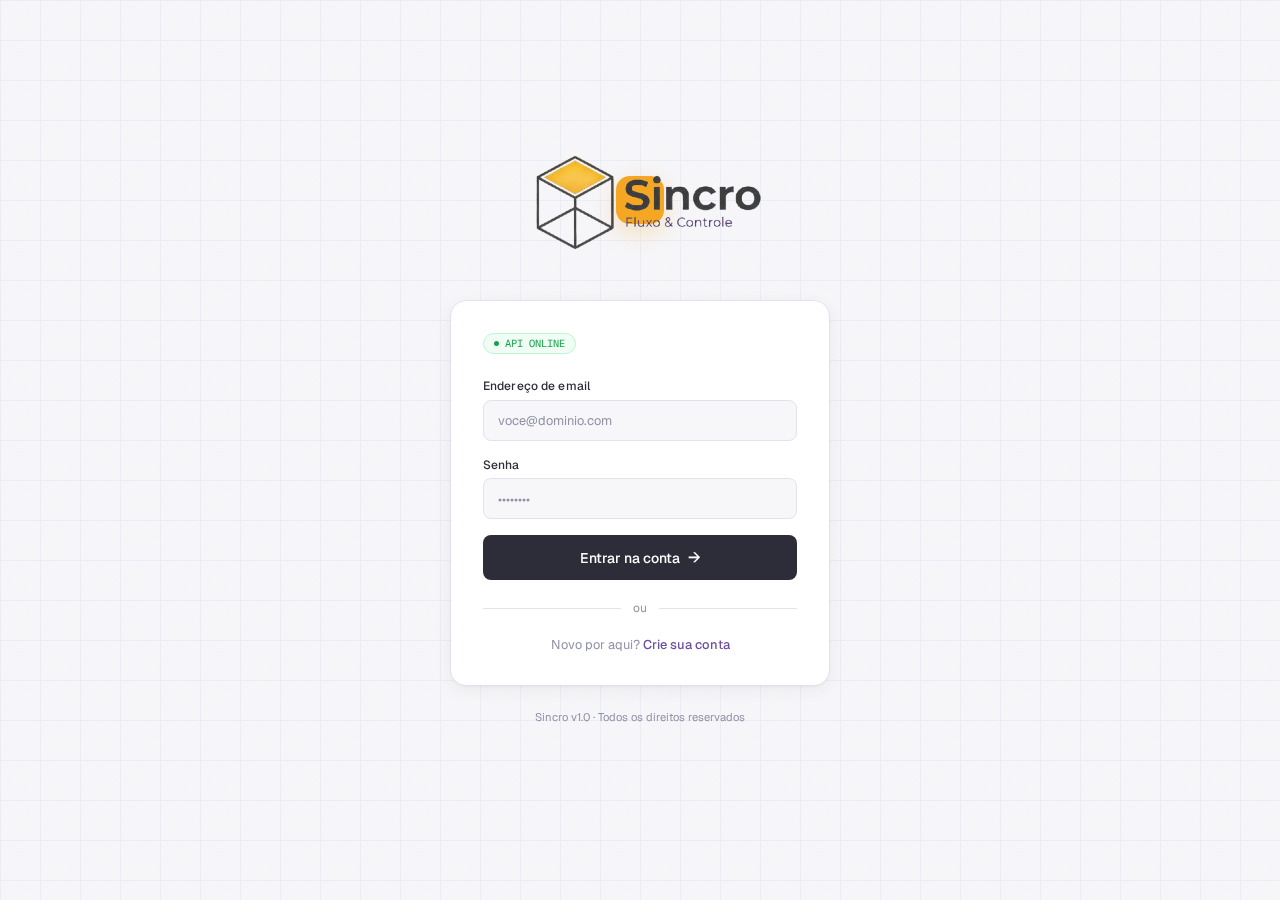
<file: frontend/index.html>
<!DOCTYPE html>
<html lang="pt-BR">

<head>
    <meta charset="UTF-8">
    <meta name="viewport" content="width=device-width, initial-scale=1.0">
    <title>Login | Sincro</title>
    <link rel="icon" type="image/png" href="./img/logoSincro.png">
    <link rel="preconnect" href="https://fonts.googleapis.com">
    <link rel="preconnect" href="https://fonts.gstatic.com" crossorigin>
    <link rel="stylesheet" href="./css/style.css">
</head>

<body>
    <div class="wrapper">
        <div class="header-area">
            <div class="logo-mark"><img src="./img/logoSincro.png" alt=""></div>
        </div>

        <div class="card">
            <div class="api-row">
                <div class="dot"></div>
                API ONLINE
            </div>

            <form id="login-form">
                <div class="form-group">
                    <label for="login-email">Endereço de email</label>
                    <input type="email" id="login-email" placeholder="voce@dominio.com" required>
                </div>
                <div class="form-group">
                    <label for="login-password">Senha</label>
                    <input type="password" id="login-password" placeholder="••••••••" required>
                </div>
                <button type="submit" class="btn-primary">
                    Entrar na conta
                    <span class="btn-arrow">→</span>
                </button>
            </form>

            <div class="divider">ou</div>

            <p class="register-link">
                Novo por aqui? <a href="register.html">Crie sua conta</a>
            </p>
        </div>

        <p class="footer-note">Sincro v1.0 · Todos os direitos reservados</p>
    </div>

    <div id="toast-container"></div>
    <script type="module" src="./js/auth.js"></script>
</body>

</html>
</file>
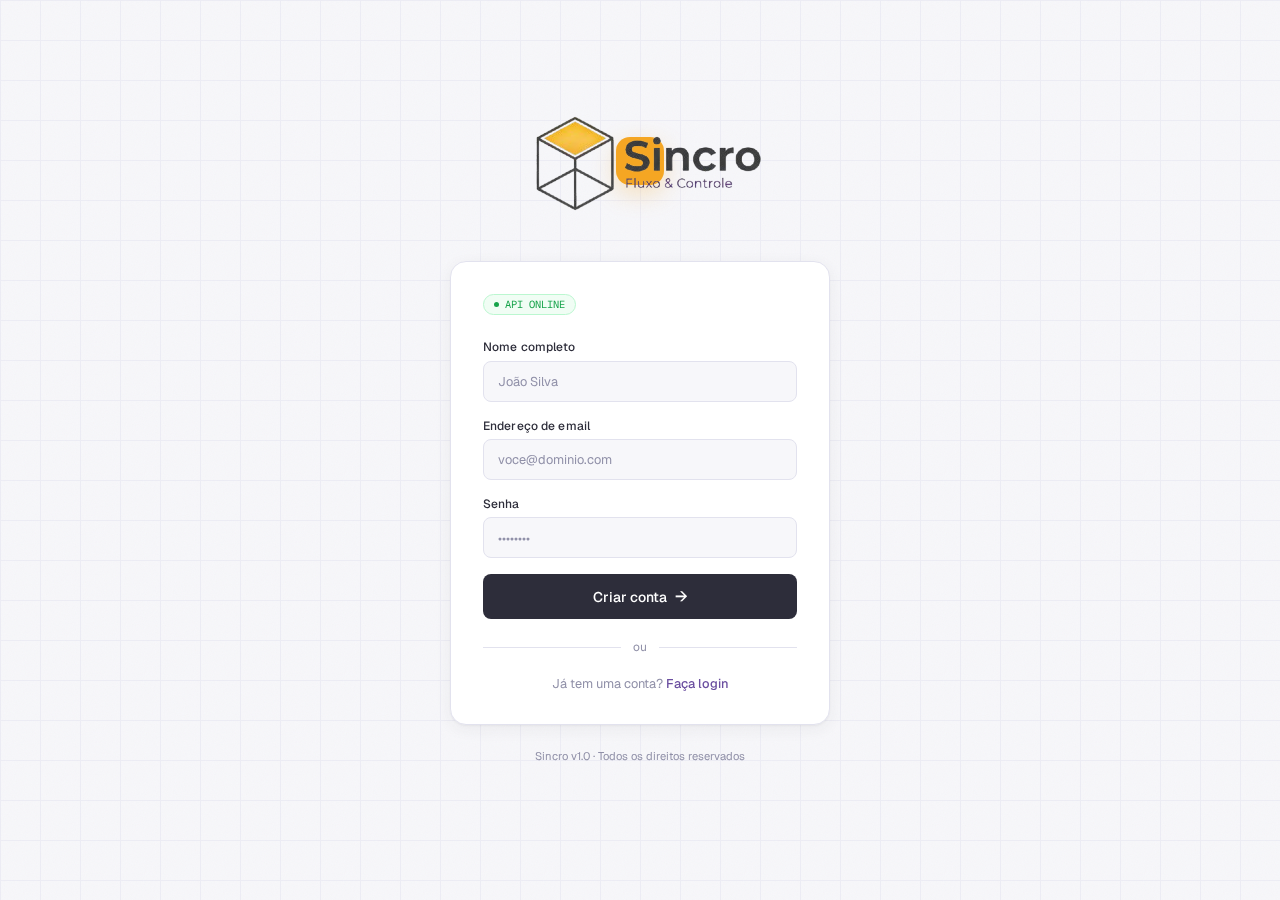
<file: frontend/register.html>
<!DOCTYPE html>
<html lang="pt-BR">
<head>
    <meta charset="UTF-8">
    <meta name="viewport" content="width=device-width, initial-scale=1.0">
    <title>Registrar | Sincro</title>
    <link rel="icon" type="image/png" href="./img/logoSincro.png">
    <link rel="preconnect" href="https://fonts.googleapis.com">
    <link rel="preconnect" href="https://fonts.gstatic.com" crossorigin>
    <link rel="stylesheet" href="./css/style.css">
</head>
<body>
    <div class="wrapper">
        <div class="header-area">
            <div class="logo-mark"><img src="./img/logoSincro.png" alt=""></div>
        </div>

        <div class="card">
            <div class="api-row">
                <div class="dot"></div>
                API ONLINE
            </div>

            <form id="register-form">
                <div class="form-group">
                    <label for="register-name">Nome completo</label>
                    <input type="text" id="register-name" placeholder="João Silva" required>
                </div>
                <div class="form-group">
                    <label for="register-email">Endereço de email</label>
                    <input type="email" id="register-email" placeholder="voce@dominio.com" required>
                </div>
                <div class="form-group">
                    <label for="register-password">Senha</label>
                    <input type="password" id="register-password" placeholder="••••••••" required>
                </div>
                <button type="submit" id="register-btn" class="btn-primary">
                    Criar conta
                    <span class="btn-arrow">→</span>
                </button>
            </form>

            <div class="divider">ou</div>

            <p class="register-link">
                Já tem uma conta? <a href="index.html">Faça login</a>
            </p>
        </div>

        <p class="footer-note">Sincro v1.0 · Todos os direitos reservados</p>
    </div>

    <div id="toast-container"></div>
    <script type="module" src="./js/auth.js"></script>
</body>
</html>
</file>
<file: frontend/css/style.css>
/* ============================================================
   Sincro — style.css
   ============================================================ */

@import url('https://fonts.googleapis.com/css2?family=Fraunces:ital,wght@0,300;0,400;1,300&family=Geist+Mono:wght@400;500&family=Geist:wght@300;400;500&display=swap');

/* ------------------------------------------------------------
   Reset & Variables
   ------------------------------------------------------------ */
*, *::before, *::after {
    box-sizing: border-box;
    margin: 0;
    padding: 0;
}

:root {
    --bg: #f7f7fa;
    --card: #ffffff;
    --text: #2d2d3a;
    --muted: #9090a8;
    --border: #e2e2ee;
    --accent: #f5a623;
    --accent-faint: #fffbf0;
    --accent-shadow: rgba(245, 166, 35, 0.28);
    --secondary: #6b4fa0;
    --secondary-faint: #f3f0fa;
    --online: #16a34a;
}

/* ------------------------------------------------------------
   Body & Background Effects
   ------------------------------------------------------------ */
body {
    font-family: 'Geist', sans-serif;
    background: var(--bg);
    color: var(--text);
    min-height: 100vh;
    display: flex;
    flex-direction: column;
    align-items: center;
    justify-content: center;
    padding: 2rem;
    position: relative;
}

/* noise texture */
body::before {
    content: '';
    position: fixed;
    inset: 0;
    background-image: url("data:image/svg+xml,%3Csvg viewBox='0 0 200 200' xmlns='http://www.w3.org/2000/svg'%3E%3Cfilter id='n'%3E%3CfeTurbulence type='fractalNoise' baseFrequency='0.9' numOctaves='4' stitchTiles='stitch'/%3E%3C/filter%3E%3Crect width='100%25' height='100%25' filter='url(%23n)' opacity='0.035'/%3E%3C/svg%3E");
    background-size: 200px 200px;
    pointer-events: none;
    z-index: 0;
}

/* subtle grid */
body::after {
    content: '';
    position: fixed;
    inset: 0;
    background-image:
        linear-gradient(var(--border) 1px, transparent 1px),
        linear-gradient(90deg, var(--border) 1px, transparent 1px);
    background-size: 40px 40px;
    opacity: 0.5;
    pointer-events: none;
    z-index: 0;
}

/* ------------------------------------------------------------
   Layout
   ------------------------------------------------------------ */
.wrapper {
    position: relative;
    z-index: 1;
    width: 100%;
    max-width: 380px;
    animation: appear 0.5s cubic-bezier(0.16, 1, 0.3, 1) both;
}

@keyframes appear {
    from { opacity: 0; transform: translateY(20px) scale(0.98); }
    to   { opacity: 1; transform: translateY(0) scale(1); }
}

/* ------------------------------------------------------------
   Header Area
   ------------------------------------------------------------ */
.header-area {
    text-align: center;
    margin-bottom: 2rem;
}

.logo-mark {
    display: inline-flex;
    align-items: center;
    justify-content: center;
    width: 48px;
    height: 48px;
    background: var(--accent);
    border-radius: 14px;
    font-size: 1.4rem;
    margin-bottom: 1rem;
    box-shadow: 0 8px 24px var(--accent-shadow);
}

h1 {
    font-family: 'Fraunces', serif;
    font-size: 2rem;
    font-weight: 300;
    letter-spacing: -0.02em;
    color: var(--text);
    margin-bottom: 0.3rem;
}

h1 em {
    font-style: italic;
    color: var(--secondary);
}

.subtitle {
    font-size: 0.85rem;
    color: var(--muted);
}

/* ------------------------------------------------------------
   Card
   ------------------------------------------------------------ */
.card {
    background: var(--card);
    border: 1px solid var(--border);
    border-radius: 16px;
    padding: 2rem;
    box-shadow:
        0 1px 2px rgba(0, 0, 0, 0.04),
        0 4px 16px rgba(45, 45, 58, 0.06);
}

/* ------------------------------------------------------------
   API Status Badge
   ------------------------------------------------------------ */
.api-row {
    display: flex;
    align-items: center;
    gap: 0.4rem;
    font-family: 'Geist Mono', monospace;
    font-size: 0.65rem;
    color: var(--online);
    background: #f0fdf4;
    border: 1px solid #bbf7d0;
    border-radius: 100px;
    padding: 0.2rem 0.6rem;
    width: fit-content;
    margin-bottom: 1.5rem;
}

.dot {
    width: 5px;
    height: 5px;
    background: var(--online);
    border-radius: 50%;
    animation: pulse 2s infinite;
}

@keyframes pulse {
    0%, 100% { opacity: 1; }
    50%       { opacity: 0.3; }
}

/* ------------------------------------------------------------
   Form
   ------------------------------------------------------------ */
.form-group {
    margin-bottom: 1rem;
}

label {
    display: block;
    font-size: 0.75rem;
    font-weight: 500;
    letter-spacing: 0.01em;
    color: var(--text);
    margin-bottom: 0.35rem;
}

input {
    width: 100%;
    background: var(--bg);
    border: 1px solid var(--border);
    border-radius: 8px;
    color: var(--text);
    font-family: 'Geist', sans-serif;
    font-size: 0.875rem;
    padding: 0.65rem 0.85rem;
    outline: none;
    transition: border-color 0.15s, box-shadow 0.15s;
}

input:focus {
    border-color: var(--accent);
    background: #fff;
    box-shadow: 0 0 0 3px rgba(245, 166, 35, 0.12);
}

input::placeholder {
    color: var(--muted);
    font-size: 0.8rem;
}

/* ------------------------------------------------------------
   Button
   ------------------------------------------------------------ */
.btn-primary {
    width: 100%;
    background: var(--text);
    color: #fff;
    border: none;
    border-radius: 8px;
    padding: 0.75rem;
    font-family: 'Geist', sans-serif;
    font-size: 0.875rem;
    font-weight: 500;
    cursor: pointer;
    margin-top: 0.5rem;
    transition: background 0.15s, transform 0.1s;
    display: flex;
    align-items: center;
    justify-content: center;
    gap: 0.5rem;
}

.btn-primary:hover  { background: #3d3d50; }
.btn-primary:active { transform: scale(0.99); }

.btn-arrow {
    font-size: 1rem;
    transition: transform 0.15s;
}

.btn-primary:hover .btn-arrow { transform: translateX(3px); }

/* ------------------------------------------------------------
   Divider
   ------------------------------------------------------------ */
.divider {
    display: flex;
    align-items: center;
    gap: 0.75rem;
    margin: 1.25rem 0;
    color: var(--muted);
    font-size: 0.75rem;
}

.divider::before,
.divider::after {
    content: '';
    flex: 1;
    height: 1px;
    background: var(--border);
}

/* ------------------------------------------------------------
   Links & Footer
   ------------------------------------------------------------ */
.register-link {
    text-align: center;
    font-size: 0.8rem;
    color: var(--muted);
}

.register-link a {
    color: var(--secondary);
    text-decoration: none;
    font-weight: 500;
}

.footer-note {
    text-align: center;
    margin-top: 1.5rem;
    font-size: 0.7rem;
    color: var(--muted);
}
</file>
